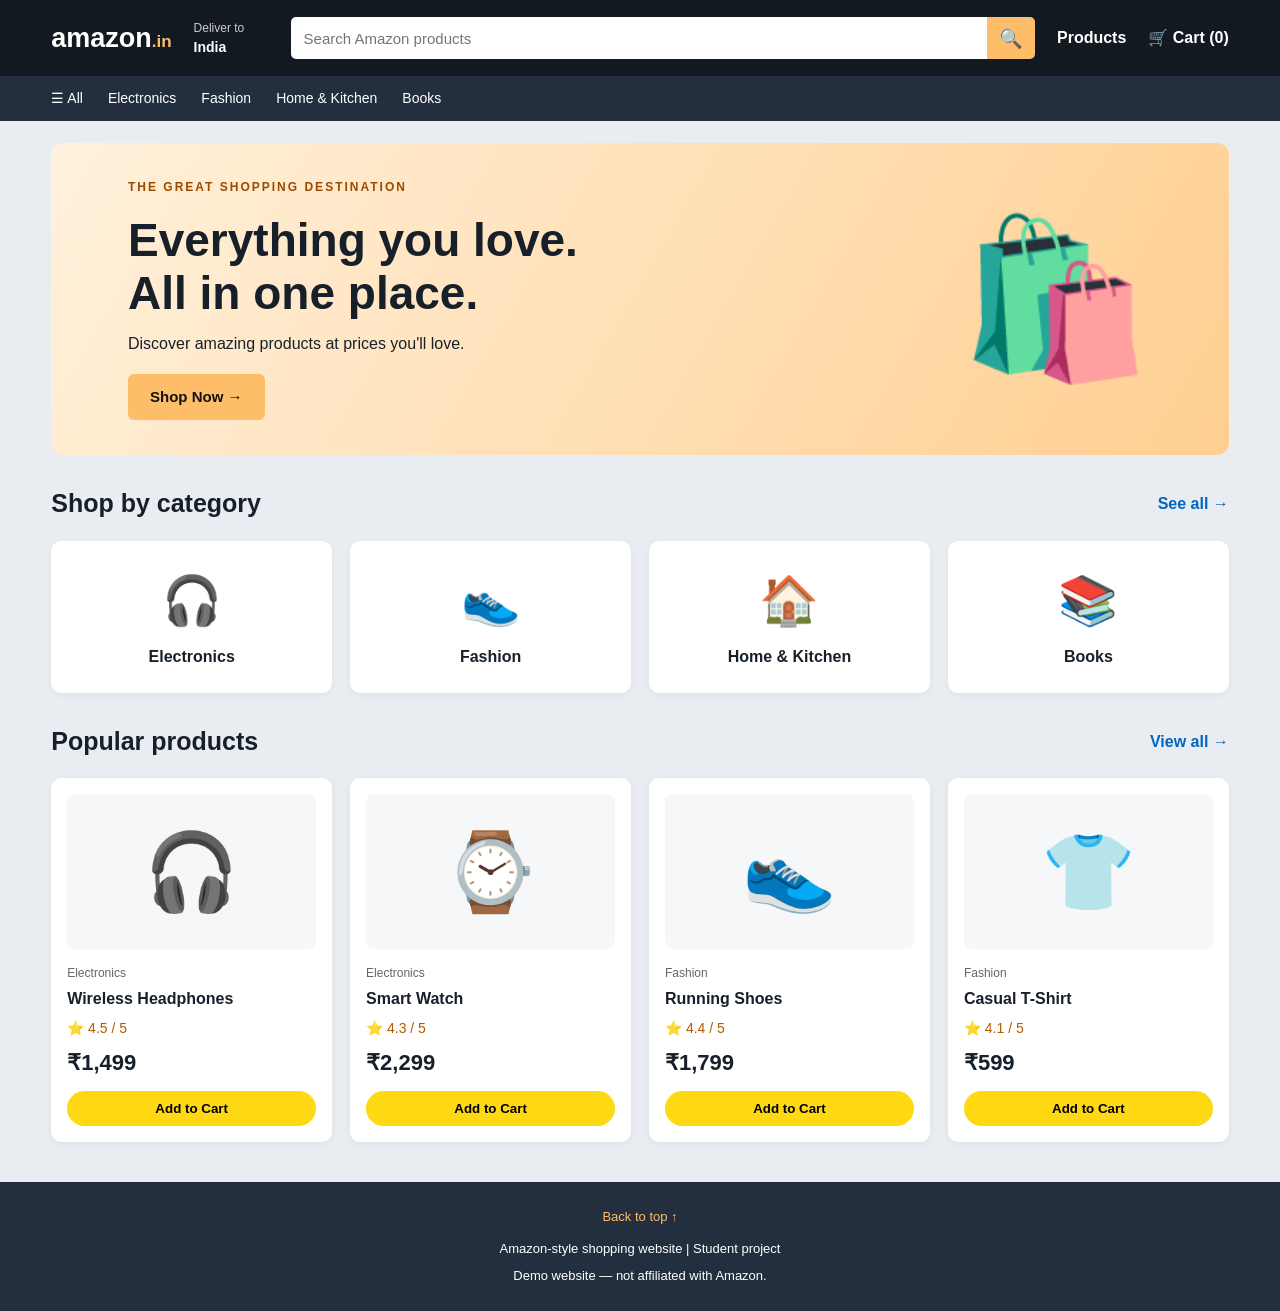
<file: index.html>
<!DOCTYPE html>
<html lang="en">
<head>
  <meta charset="UTF-8">
  <meta name="viewport" content="width=device-width, initial-scale=1.0">
  <title>Amazon India - Online Shopping</title>
  <link rel="stylesheet" href="style.css">
  <script src="script.js" defer></script>
</head>
<body>
  <header class="navbar">
    <a href="index.html" class="logo">amazon<span>.in</span></a>

    <div class="delivery">
      <small>Deliver to</small>
      <strong>India</strong>
    </div>

    <form class="search" action="products.html">
      <input type="search" name="q" placeholder="Search Amazon products">
      <button aria-label="Search">🔍</button>
    </form>

    <a href="products.html" class="nav-link">Products</a>
    <a href="cart.html" class="nav-link">🛒 Cart (<span class="cart-count">0</span>)</a>
  </header>

  <nav class="subnav">
    <a href="products.html">☰ All</a>
    <a href="products.html?category=Electronics">Electronics</a>
    <a href="products.html?category=Fashion">Fashion</a>
    <a href="products.html?category=Home">Home & Kitchen</a>
    <a href="products.html?category=Books">Books</a>
  </nav>

  <main>
    <section class="hero">
      <div>
        <p class="eyebrow">THE GREAT SHOPPING DESTINATION</p>
        <h1>Everything you love.<br>All in one place.</h1>
        <p>Discover amazing products at prices you'll love.</p>
        <a href="products.html" class="primary-btn">Shop Now →</a>
      </div>
      <div class="hero-art" aria-hidden="true">🛍️</div>
    </section>

    <section class="section">
      <div class="section-heading">
        <h2>Shop by category</h2>
        <a href="products.html">See all →</a>
      </div>

      <div class="category-grid">
        <a class="category-card" href="products.html?category=Electronics">
          <span>🎧</span><h3>Electronics</h3>
        </a>
        <a class="category-card" href="products.html?category=Fashion">
          <span>👟</span><h3>Fashion</h3>
        </a>
        <a class="category-card" href="products.html?category=Home">
          <span>🏠</span><h3>Home & Kitchen</h3>
        </a>
        <a class="category-card" href="products.html?category=Books">
          <span>📚</span><h3>Books</h3>
        </a>
      </div>
    </section>

    <section class="section">
      <div class="section-heading">
        <h2>Popular products</h2>
        <a href="products.html">View all →</a>
      </div>
      <div id="featured-products" class="product-grid"></div>
    </section>
  </main>

  <footer>
    <a href="#" class="back-top" onclick="window.scrollTo({top:0,behavior:'smooth'});return false;">Back to top ↑</a>
    <p>Amazon-style shopping website | Student project</p>
    <p>Demo website — not affiliated with Amazon.</p>
  </footer>
</body>
</html>
</file>
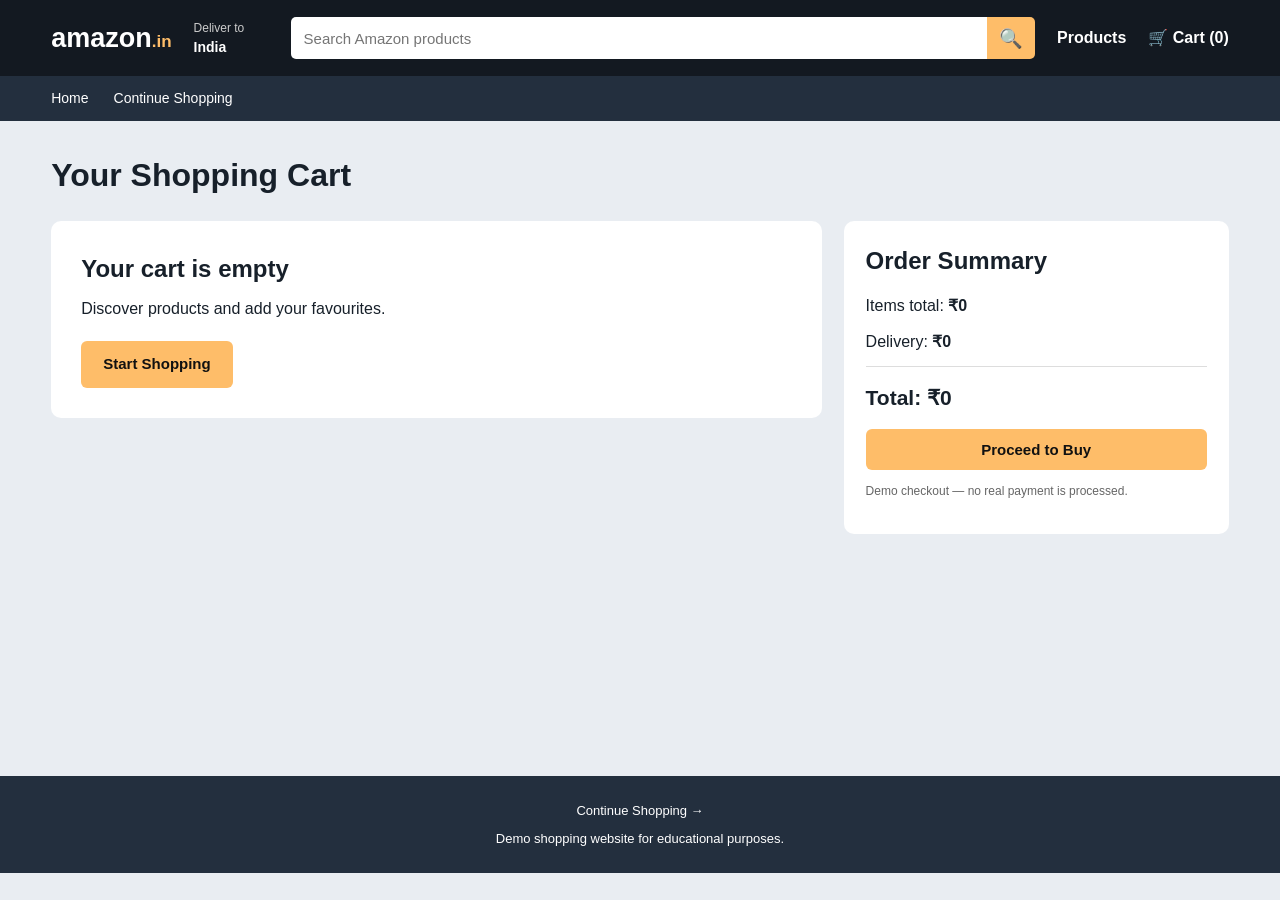
<file: cart.html>
<!DOCTYPE html>
<html lang="en">
<head>
  <meta charset="UTF-8">
  <meta name="viewport" content="width=device-width, initial-scale=1.0">
  <title>Your Shopping Cart</title>
  <link rel="stylesheet" href="style.css">
  <script src="script.js" defer></script>
</head>
<body>
  <header class="navbar">
    <a href="index.html" class="logo">amazon<span>.in</span></a>

    <div class="delivery">
      <small>Deliver to</small>
      <strong>India</strong>
    </div>

    <form class="search" action="products.html">
      <input type="search" name="q" placeholder="Search Amazon products">
      <button aria-label="Search">🔍</button>
    </form>

    <a href="products.html" class="nav-link">Products</a>
    <a href="cart.html" class="nav-link">🛒 Cart (<span class="cart-count">0</span>)</a>
  </header>

  <nav class="subnav">
    <a href="index.html">Home</a>
    <a href="products.html">Continue Shopping</a>
  </nav>

  <main class="section">
    <h1>Your Shopping Cart</h1>

    <div class="cart-layout">
      <div id="cart-items" class="cart-items"></div>

      <aside class="cart-summary">
        <h2>Order Summary</h2>
        <p>Items total: <strong id="cart-subtotal">₹0</strong></p>
        <p>Delivery: <strong id="delivery-cost">₹0</strong></p>
        <hr>
        <h3>Total: <span id="cart-total">₹0</span></h3>
        <button id="checkout-btn" class="primary-btn full-width">
          Proceed to Buy
        </button>
        <p class="muted">Demo checkout — no real payment is processed.</p>
      </aside>
    </div>
  </main>

  <footer>
    <a href="products.html">Continue Shopping →</a>
    <p>Demo shopping website for educational purposes.</p>
  </footer>
</body>
</html>
</file>
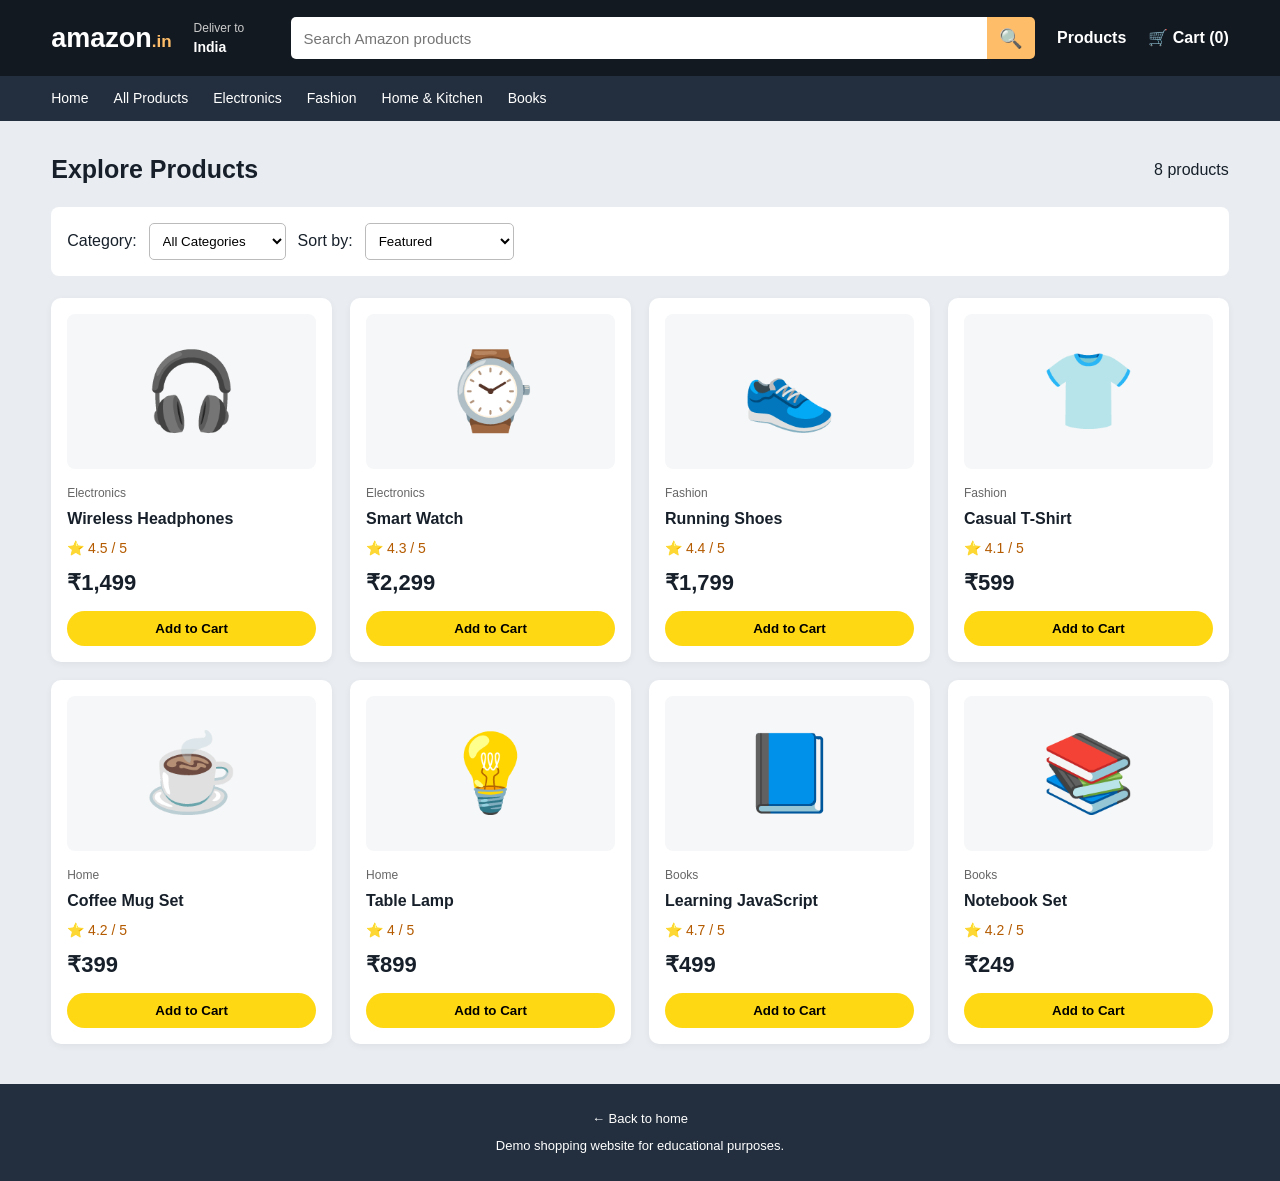
<file: products.html>
<!DOCTYPE html>
<html lang="en">
<head>
  <meta charset="UTF-8">
  <meta name="viewport" content="width=device-width, initial-scale=1.0">
  <title>Products - Amazon Style Store</title>
  <link rel="stylesheet" href="style.css">
  <script src="script.js" defer></script>
</head>
<body>
  <header class="navbar">
    <a href="index.html" class="logo">amazon<span>.in</span></a>

    <div class="delivery">
      <small>Deliver to</small>
      <strong>India</strong>
    </div>

    <form class="search" action="products.html">
      <input type="search" name="q" placeholder="Search Amazon products">
      <button aria-label="Search">🔍</button>
    </form>

    <a href="products.html" class="nav-link">Products</a>
    <a href="cart.html" class="nav-link">🛒 Cart (<span class="cart-count">0</span>)</a>
  </header>

  <nav class="subnav">
    <a href="index.html">Home</a>
    <a href="products.html">All Products</a>
    <a href="products.html?category=Electronics">Electronics</a>
    <a href="products.html?category=Fashion">Fashion</a>
    <a href="products.html?category=Home">Home & Kitchen</a>
    <a href="products.html?category=Books">Books</a>
  </nav>

  <main class="section">
    <div class="section-heading">
      <h1>Explore Products</h1>
      <span id="result-count"></span>
    </div>

    <div class="filters">
      <label for="category-filter">Category:</label>
      <select id="category-filter">
        <option value="All">All Categories</option>
        <option value="Electronics">Electronics</option>
        <option value="Fashion">Fashion</option>
        <option value="Home">Home & Kitchen</option>
        <option value="Books">Books</option>
      </select>

      <label for="sort-filter">Sort by:</label>
      <select id="sort-filter">
        <option value="default">Featured</option>
        <option value="low">Price: Low to High</option>
        <option value="high">Price: High to Low</option>
        <option value="rating">Customer Rating</option>
      </select>
    </div>

    <div id="all-products" class="product-grid"></div>
    <p id="empty-message" class="empty-message" hidden>
      No products found. Try another search.
    </p>
  </main>

  <footer>
    <a href="index.html">← Back to home</a>
    <p>Demo shopping website for educational purposes.</p>
  </footer>
</body>
</html>
</file>
<file: style.css>
* {
  box-sizing: border-box;
  margin: 0;
  padding: 0;
}

:root {
  --navy: #131921;
  --navy-light: #232f3e;
  --yellow: #febd69;
  --orange: #ff9900;
  --page-bg: #e9edf2;
  --text: #17202a;
}

body {
  font-family: Arial, Helvetica, sans-serif;
  background: var(--page-bg);
  color: var(--text);
  line-height: 1.5;
}

a {
  color: inherit;
  text-decoration: none;
}

.navbar {
  background: var(--navy);
  color: white;
  min-height: 76px;
  display: flex;
  align-items: center;
  gap: 22px;
  padding: 12px 4%;
}

.logo {
  font-size: 27px;
  font-weight: bold;
  white-space: nowrap;
}

.logo span {
  color: var(--yellow);
  font-size: 17px;
}

.delivery {
  display: flex;
  flex-direction: column;
  min-width: 75px;
}

.delivery small {
  color: #ccc;
  font-size: 12px;
}

.delivery strong {
  font-size: 14px;
}

.search {
  display: flex;
  flex: 1;
  min-width: 100px;
  height: 42px;
  border-radius: 5px;
  overflow: hidden;
}

.search input {
  flex: 1;
  min-width: 0;
  border: 0;
  padding: 10px 13px;
  font-size: 15px;
  outline: none;
}

.search button {
  width: 48px;
  border: none;
  background: var(--yellow);
  font-size: 19px;
  cursor: pointer;
}

.search button:hover,
.primary-btn:hover {
  background: var(--orange);
}

.nav-link {
  font-weight: bold;
  white-space: nowrap;
}

.subnav {
  display: flex;
  flex-wrap: wrap;
  gap: 25px;
  padding: 12px 4%;
  background: var(--navy-light);
  color: white;
  font-size: 14px;
}

.subnav a:hover,
.nav-link:hover {
  color: var(--yellow);
}

main {
  min-height: 65vh;
}

.hero {
  margin: 22px auto;
  width: 92%;
  min-height: 290px;
  padding: 35px 6%;
  border-radius: 12px;
  background: linear-gradient(120deg, #fff1dc, #ffcf91);
  display: flex;
  align-items: center;
  justify-content: space-between;
  gap: 20px;
}

.hero h1 {
  font-size: clamp(30px, 4vw, 46px);
  line-height: 1.15;
  margin: 12px 0;
}

.hero p {
  margin-bottom: 18px;
}

.hero .eyebrow {
  color: #9b4a00;
  font-size: 12px;
  font-weight: bold;
  letter-spacing: 2px;
}

.hero-art {
  font-size: clamp(80px, 14vw, 155px);
}

.primary-btn {
  display: inline-block;
  background: var(--yellow);
  color: #111;
  border: none;
  border-radius: 6px;
  padding: 12px 22px;
  font-weight: bold;
  cursor: pointer;
  font-size: 15px;
  text-align: center;
}

.section {
  width: 92%;
  margin: 30px auto;
}

.section-heading {
  display: flex;
  align-items: center;
  justify-content: space-between;
  flex-wrap: wrap;
  gap: 12px;
  margin-bottom: 18px;
}

.section-heading h1,
.section-heading h2 {
  font-size: 25px;
}

.section-heading a {
  color: #0066c0;
  font-weight: bold;
}

.category-grid {
  display: grid;
  grid-template-columns: repeat(4, minmax(0, 1fr));
  gap: 18px;
}

.category-card {
  background: white;
  border-radius: 10px;
  padding: 24px 12px;
  text-align: center;
  box-shadow: 0 2px 6px #0000000c;
  transition: transform 0.2s;
}

.category-card:hover,
.product-card:hover {
  transform: translateY(-4px);
}

.category-card span {
  font-size: 48px;
}

.category-card h3 {
  font-size: 16px;
  margin-top: 8px;
}

.product-grid {
  display: grid;
  grid-template-columns: repeat(4, minmax(0, 1fr));
  gap: 18px;
}

.product-card {
  background: white;
  border-radius: 10px;
  padding: 16px;
  box-shadow: 0 2px 7px #0000000d;
  display: flex;
  flex-direction: column;
  transition: transform 0.2s;
  min-width: 0;
}

.product-image {
  height: 155px;
  background: #f6f7f8;
  border-radius: 8px;
  display: grid;
  place-items: center;
  font-size: 76px;
  margin-bottom: 15px;
}

.product-card h3 {
  font-size: 16px;
  margin-bottom: 7px;
}

.product-category {
  color: #666;
  font-size: 12px;
  margin-bottom: 5px;
}

.rating {
  color: #b45b00;
  font-size: 14px;
  margin-bottom: 7px;
}

.price {
  font-size: 22px;
  font-weight: bold;
  margin-bottom: 12px;
}

.add-btn {
  width: 100%;
  margin-top: auto;
  border: none;
  border-radius: 20px;
  padding: 10px;
  background: #ffd814;
  cursor: pointer;
  font-weight: bold;
}

.add-btn:hover {
  background: #f7ca00;
}

.filters {
  background: white;
  border-radius: 8px;
  padding: 16px;
  margin-bottom: 22px;
  display: flex;
  align-items: center;
  gap: 12px;
  flex-wrap: wrap;
}

.filters select {
  padding: 9px;
  border: 1px solid #bbb;
  border-radius: 5px;
  background: white;
}

.empty-message {
  text-align: center;
  padding: 40px 10px;
}

.cart-layout {
  display: grid;
  grid-template-columns: minmax(0, 2fr) minmax(240px, 1fr);
  gap: 22px;
  margin-top: 22px;
  align-items: start;
}

.cart-items {
  display: grid;
  gap: 14px;
}

.cart-row {
  background: white;
  border-radius: 10px;
  padding: 18px;
  display: grid;
  grid-template-columns: 85px minmax(0, 1fr);
  gap: 16px;
}

.cart-emoji {
  background: #f6f7f8;
  border-radius: 8px;
  display: grid;
  place-items: center;
  font-size: 43px;
  min-height: 85px;
}

.cart-row h3 {
  font-size: 17px;
}

.cart-row .price {
  font-size: 19px;
  margin: 4px 0;
}

.quantity-controls {
  display: flex;
  align-items: center;
  gap: 10px;
  margin-top: 8px;
}

.quantity-controls button {
  padding: 4px 10px;
  border: 1px solid #ccc;
  border-radius: 4px;
  background: #f8f8f8;
  cursor: pointer;
}

.remove-btn {
  color: #b12704;
  border: none;
  background: none;
  cursor: pointer;
  text-decoration: underline;
}

.cart-summary {
  background: white;
  padding: 22px;
  border-radius: 10px;
}

.cart-summary h2 {
  margin-bottom: 15px;
}

.cart-summary p {
  margin: 12px 0;
}

.cart-summary h3 {
  margin: 15px 0;
  font-size: 21px;
}

.cart-summary hr {
  border: 0;
  border-top: 1px solid #ddd;
}

.full-width {
  width: 100%;
}

.muted {
  color: #666;
  font-size: 12px;
}

.empty-cart {
  background: white;
  padding: 30px;
  border-radius: 10px;
}

.empty-cart p {
  margin: 10px 0 20px;
}

footer {
  margin-top: 40px;
  background: var(--navy-light);
  color: white;
  text-align: center;
  padding: 25px 15px;
  font-size: 13px;
}

footer p {
  margin-top: 8px;
}

.back-top {
  display: block;
  margin-bottom: 12px;
  color: var(--yellow);
}

@media (max-width: 900px) {
  .navbar {
    gap: 12px;
    flex-wrap: wrap;
  }

  .search {
    order: 3;
    flex-basis: 100%;
  }

  .category-grid,
  .product-grid {
    grid-template-columns: repeat(2, minmax(0, 1fr));
  }

  .cart-layout {
    grid-template-columns: 1fr;
  }
}

@media (max-width: 480px) {
  .navbar {
    padding: 12px 4%;
  }

  .logo {
    font-size: 22px;
  }

  .delivery {
    min-width: 50px;
  }

  .nav-link {
    font-size: 13px;
  }

  .subnav {
    gap: 14px;
    font-size: 13px;
  }

  .hero {
    padding: 26px 6%;
    min-height: 250px;
  }

  .hero-art {
    font-size: 60px;
  }

  .hero h1 {
    font-size: 29px;
  }

  .section-heading h1,
  .section-heading h2 {
    font-size: 21px;
  }

  .category-grid,
  .product-grid {
    gap: 10px;
  }

  .product-card {
    padding: 10px;
  }

  .product-image {
    height: 110px;
    font-size: 55px;
  }

  .product-card h3 {
    font-size: 14px;
  }

  .price {
    font-size: 19px;
  }

  .cart-row {
    padding: 12px;
    grid-template-columns: 65px minmax(0, 1fr);
    gap: 10px;
  }
}
</file>
